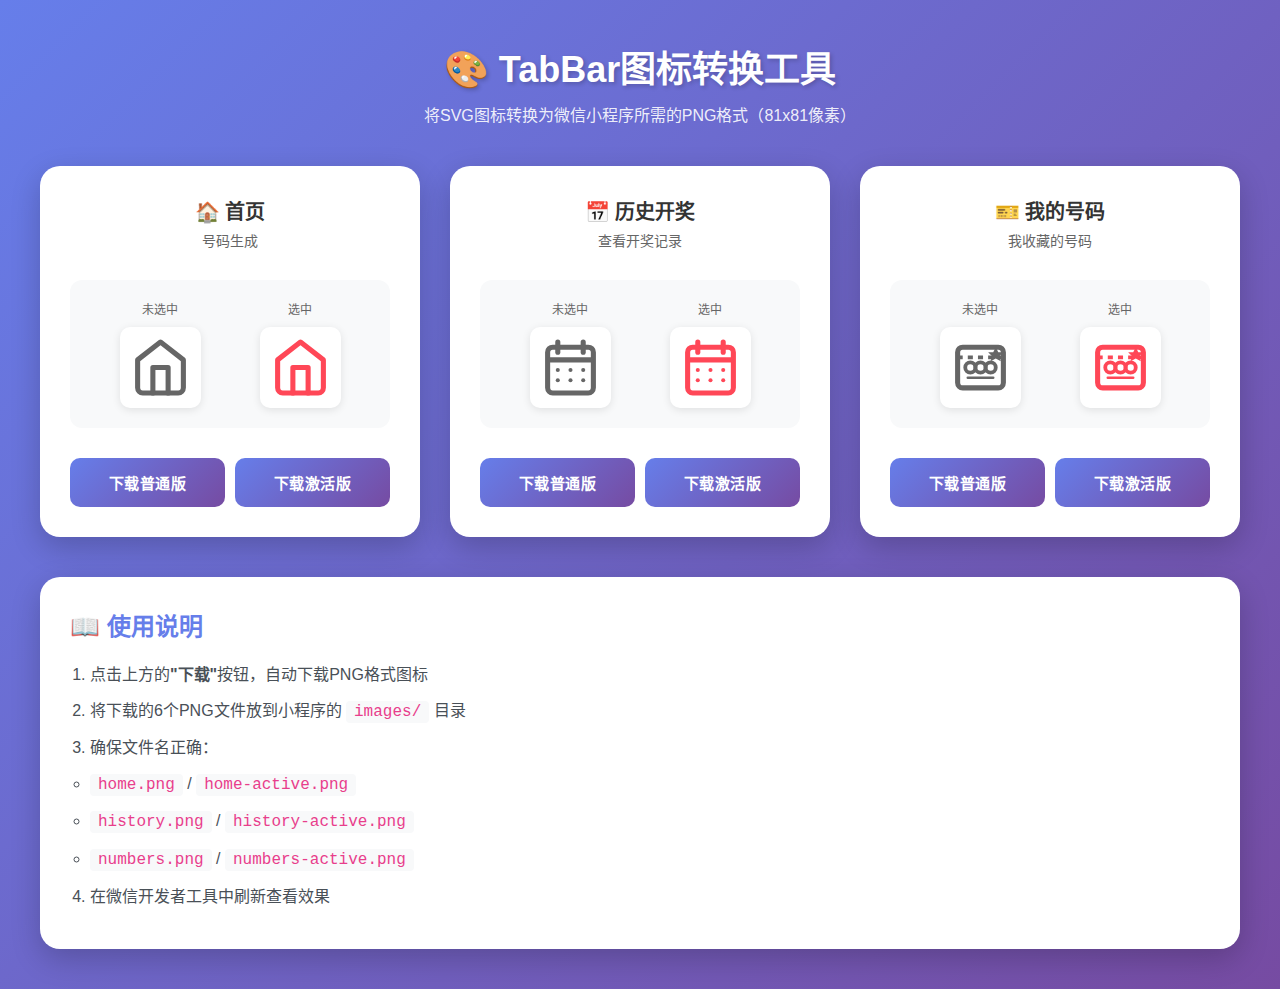
<file: design/create-icons.html>
<!DOCTYPE html>
<html lang="zh-CN">
<head>
  <meta charset="UTF-8">
  <meta name="viewport" content="width=device-width, initial-scale=1.0">
  <title>SVG转PNG工具</title>
  <style>
    * {
      margin: 0;
      padding: 0;
      box-sizing: border-box;
    }
    body {
      font-family: -apple-system, BlinkMacSystemFont, 'Segoe UI', Roboto, sans-serif;
      background: linear-gradient(135deg, #667eea 0%, #764ba2 100%);
      min-height: 100vh;
      padding: 40px 20px;
    }
    .container {
      max-width: 1200px;
      margin: 0 auto;
    }
    h1 {
      text-align: center;
      color: white;
      font-size: 36px;
      margin-bottom: 10px;
      text-shadow: 2px 2px 4px rgba(0,0,0,0.2);
    }
    .subtitle {
      text-align: center;
      color: rgba(255,255,255,0.9);
      font-size: 16px;
      margin-bottom: 40px;
    }
    .icons-grid {
      display: grid;
      grid-template-columns: repeat(auto-fit, minmax(300px, 1fr));
      gap: 30px;
      margin-bottom: 40px;
    }
    .icon-card {
      background: white;
      border-radius: 20px;
      padding: 30px;
      box-shadow: 0 10px 30px rgba(0,0,0,0.2);
      transition: transform 0.3s ease, box-shadow 0.3s ease;
    }
    .icon-card:hover {
      transform: translateY(-5px);
      box-shadow: 0 15px 40px rgba(0,0,0,0.3);
    }
    .icon-header {
      text-align: center;
      margin-bottom: 20px;
    }
    .icon-name {
      font-size: 20px;
      font-weight: 600;
      color: #333;
      margin-bottom: 5px;
    }
    .icon-desc {
      font-size: 14px;
      color: #666;
    }
    .icon-preview {
      display: flex;
      justify-content: space-around;
      align-items: center;
      margin: 30px 0;
      padding: 20px;
      background: #f8f9fa;
      border-radius: 12px;
    }
    .icon-state {
      text-align: center;
    }
    .icon-state-label {
      font-size: 12px;
      color: #666;
      margin-bottom: 10px;
      font-weight: 500;
    }
    .icon-display {
      width: 81px;
      height: 81px;
      padding: 10px;
      background: white;
      border-radius: 10px;
      box-shadow: 0 2px 8px rgba(0,0,0,0.1);
    }
    canvas {
      display: none;
    }
    .buttons {
      display: flex;
      gap: 10px;
      margin-top: 20px;
    }
    .btn {
      flex: 1;
      padding: 14px 24px;
      border: none;
      border-radius: 10px;
      font-size: 15px;
      font-weight: 600;
      cursor: pointer;
      transition: all 0.3s ease;
      text-transform: uppercase;
      letter-spacing: 0.5px;
    }
    .btn-primary {
      background: linear-gradient(135deg, #667eea 0%, #764ba2 100%);
      color: white;
    }
    .btn-primary:hover {
      transform: scale(1.05);
      box-shadow: 0 5px 15px rgba(102, 126, 234, 0.4);
    }
    .btn-secondary {
      background: #f8f9fa;
      color: #495057;
      border: 2px solid #dee2e6;
    }
    .btn-secondary:hover {
      background: #e9ecef;
      border-color: #adb5bd;
    }
    .instructions {
      background: white;
      border-radius: 20px;
      padding: 30px;
      box-shadow: 0 10px 30px rgba(0,0,0,0.2);
    }
    .instructions h2 {
      color: #667eea;
      margin-bottom: 20px;
      font-size: 24px;
    }
    .instructions ol {
      margin-left: 20px;
    }
    .instructions li {
      margin: 10px 0;
      line-height: 1.6;
      color: #495057;
    }
    .instructions code {
      background: #f8f9fa;
      padding: 2px 8px;
      border-radius: 4px;
      font-family: 'Courier New', monospace;
      color: #e83e8c;
    }
    .success-message {
      position: fixed;
      top: 20px;
      right: 20px;
      background: #28a745;
      color: white;
      padding: 15px 25px;
      border-radius: 10px;
      box-shadow: 0 5px 15px rgba(40, 167, 69, 0.3);
      opacity: 0;
      transform: translateY(-20px);
      transition: all 0.3s ease;
      z-index: 1000;
    }
    .success-message.show {
      opacity: 1;
      transform: translateY(0);
    }
  </style>
</head>
<body>
  <div class="container">
    <h1>🎨 TabBar图标转换工具</h1>
    <p class="subtitle">将SVG图标转换为微信小程序所需的PNG格式（81x81像素）</p>
    
    <div class="icons-grid">
      <!-- 首页图标 -->
      <div class="icon-card">
        <div class="icon-header">
          <div class="icon-name">🏠 首页</div>
          <div class="icon-desc">号码生成</div>
        </div>
        <div class="icon-preview">
          <div class="icon-state">
            <div class="icon-state-label">未选中</div>
            <div class="icon-display" id="home-normal"></div>
          </div>
          <div class="icon-state">
            <div class="icon-state-label">选中</div>
            <div class="icon-display" id="home-active"></div>
          </div>
        </div>
        <div class="buttons">
          <button class="btn btn-primary" onclick="downloadIcon('home', false)">下载普通版</button>
          <button class="btn btn-primary" onclick="downloadIcon('home', true)">下载激活版</button>
        </div>
      </div>

      <!-- 历史开奖图标 -->
      <div class="icon-card">
        <div class="icon-header">
          <div class="icon-name">📅 历史开奖</div>
          <div class="icon-desc">查看开奖记录</div>
        </div>
        <div class="icon-preview">
          <div class="icon-state">
            <div class="icon-state-label">未选中</div>
            <div class="icon-display" id="history-normal"></div>
          </div>
          <div class="icon-state">
            <div class="icon-state-label">选中</div>
            <div class="icon-display" id="history-active"></div>
          </div>
        </div>
        <div class="buttons">
          <button class="btn btn-primary" onclick="downloadIcon('history', false)">下载普通版</button>
          <button class="btn btn-primary" onclick="downloadIcon('history', true)">下载激活版</button>
        </div>
      </div>

      <!-- 我的号码图标 -->
      <div class="icon-card">
        <div class="icon-header">
          <div class="icon-name">🎫 我的号码</div>
          <div class="icon-desc">我收藏的号码</div>
        </div>
        <div class="icon-preview">
          <div class="icon-state">
            <div class="icon-state-label">未选中</div>
            <div class="icon-display" id="numbers-normal"></div>
          </div>
          <div class="icon-state">
            <div class="icon-state-label">选中</div>
            <div class="icon-display" id="numbers-active"></div>
          </div>
        </div>
        <div class="buttons">
          <button class="btn btn-primary" onclick="downloadIcon('numbers', false)">下载普通版</button>
          <button class="btn btn-primary" onclick="downloadIcon('numbers', true)">下载激活版</button>
        </div>
      </div>
    </div>

    <div class="instructions">
      <h2>📖 使用说明</h2>
      <ol>
        <li>点击上方的<strong>"下载"</strong>按钮，自动下载PNG格式图标</li>
        <li>将下载的6个PNG文件放到小程序的 <code>images/</code> 目录</li>
        <li>确保文件名正确：
          <ul style="margin-top: 10px;">
            <li><code>home.png</code> / <code>home-active.png</code></li>
            <li><code>history.png</code> / <code>history-active.png</code></li>
            <li><code>numbers.png</code> / <code>numbers-active.png</code></li>
          </ul>
        </li>
        <li>在微信开发者工具中刷新查看效果</li>
      </ol>
    </div>
  </div>

  <div class="success-message" id="successMessage">✅ 下载成功！</div>

  <script>
    // SVG内容（从文件中读取）
    const svgContents = {
      home: `<svg viewBox="0 0 24 24" fill="none" xmlns="http://www.w3.org/2000/svg">
        <path d="M3 9l9-7 9 7v11a2 2 0 0 1-2 2H5a2 2 0 0 1-2-2z" stroke="COLOR" stroke-width="2" stroke-linecap="round" stroke-linejoin="round"/>
        <polyline points="9 22 9 12 15 12 15 22" stroke="COLOR" stroke-width="2" stroke-linecap="round" stroke-linejoin="round"/>
      </svg>`,
      history: `<svg viewBox="0 0 24 24" fill="none" xmlns="http://www.w3.org/2000/svg">
        <rect x="3" y="4" width="18" height="18" rx="2" stroke="COLOR" stroke-width="2" fill="none"/>
        <line x1="3" y1="9" x2="21" y2="9" stroke="COLOR" stroke-width="2"/>
        <line x1="7" y1="2" x2="7" y2="6" stroke="COLOR" stroke-width="2" stroke-linecap="round"/>
        <line x1="17" y1="2" x2="17" y2="6" stroke="COLOR" stroke-width="2" stroke-linecap="round"/>
        <circle cx="7" cy="13" r="0.8" fill="COLOR"/>
        <circle cx="12" cy="13" r="0.8" fill="COLOR"/>
        <circle cx="17" cy="13" r="0.8" fill="COLOR"/>
        <circle cx="7" cy="17" r="0.8" fill="COLOR"/>
        <circle cx="12" cy="17" r="0.8" fill="COLOR"/>
        <circle cx="17" cy="17" r="0.8" fill="COLOR"/>
      </svg>`,
      numbers: `<svg viewBox="0 0 24 24" fill="none" xmlns="http://www.w3.org/2000/svg">
        <path d="M5 4 L19 4 C20.1 4 21 4.9 21 6 L21 18 C21 19.1 20.1 20 19 20 L5 20 C3.9 20 3 19.1 3 18 L3 6 C3 4.9 3.9 4 5 4 Z" stroke="COLOR" stroke-width="2" fill="none"/>
        <line x1="3" y1="8" x2="21" y2="8" stroke="COLOR" stroke-width="1.5" stroke-dasharray="2,2"/>
        <circle cx="8" cy="12" r="2" stroke="COLOR" stroke-width="1.5" fill="none"/>
        <circle cx="12" cy="12" r="2" stroke="COLOR" stroke-width="1.5" fill="none"/>
        <circle cx="16" cy="12" r="2" stroke="COLOR" stroke-width="1.5" fill="none"/>
        <line x1="7" y1="16" x2="17" y2="16" stroke="COLOR" stroke-width="1" stroke-linecap="round"/>
        <path d="M18 4 L19 6 L21 6 L19.5 7.5 L20 9.5 L18 8.5 L16 9.5 L16.5 7.5 L15 6 L17 6 Z" fill="COLOR"/>
      </svg>`
    };

    // 颜色配置
    const colors = {
      normal: '#666666',
      active: '#ff4757'
    };

    // 加载并显示SVG
    function loadSVGs() {
      Object.keys(svgContents).forEach(iconName => {
        ['normal', 'active'].forEach(state => {
          const svg = svgContents[iconName].replace(/COLOR/g, colors[state]);
          const containerId = state === 'active' ? `${iconName}-active` : `${iconName}-normal`;
          document.getElementById(containerId).innerHTML = svg;
        });
      });
    }

    // SVG转PNG
    function svgToPng(svgString, callback) {
      const canvas = document.createElement('canvas');
      const ctx = canvas.getContext('2d');
      const size = 81;
      
      canvas.width = size;
      canvas.height = size;

      const img = new Image();
      const blob = new Blob([svgString], { type: 'image/svg+xml' });
      const url = URL.createObjectURL(blob);

      img.onload = function() {
        ctx.drawImage(img, 0, 0, size, size);
        canvas.toBlob(function(blob) {
          callback(blob);
          URL.revokeObjectURL(url);
        }, 'image/png');
      };

      img.src = url;
    }

    // 下载图标
    function downloadIcon(iconName, isActive) {
      const state = isActive ? 'active' : 'normal';
      const color = colors[state];
      const svgString = svgContents[iconName].replace(/COLOR/g, color);
      
      // 添加SVG头部
      const fullSvg = `<svg width="81" height="81" ${svgString.substring(4)}`;

      svgToPng(fullSvg, function(blob) {
        const url = URL.createObjectURL(blob);
        const a = document.createElement('a');
        a.href = url;
        a.download = isActive ? `${iconName}-active.png` : `${iconName}.png`;
        document.body.appendChild(a);
        a.click();
        document.body.removeChild(a);
        URL.revokeObjectURL(url);

        // 显示成功消息
        showSuccess();
      });
    }

    // 显示成功消息
    function showSuccess() {
      const message = document.getElementById('successMessage');
      message.classList.add('show');
      setTimeout(() => {
        message.classList.remove('show');
      }, 2000);
    }

    // 页面加载完成后执行
    window.onload = loadSVGs;
  </script>
</body>
</html>
</file>
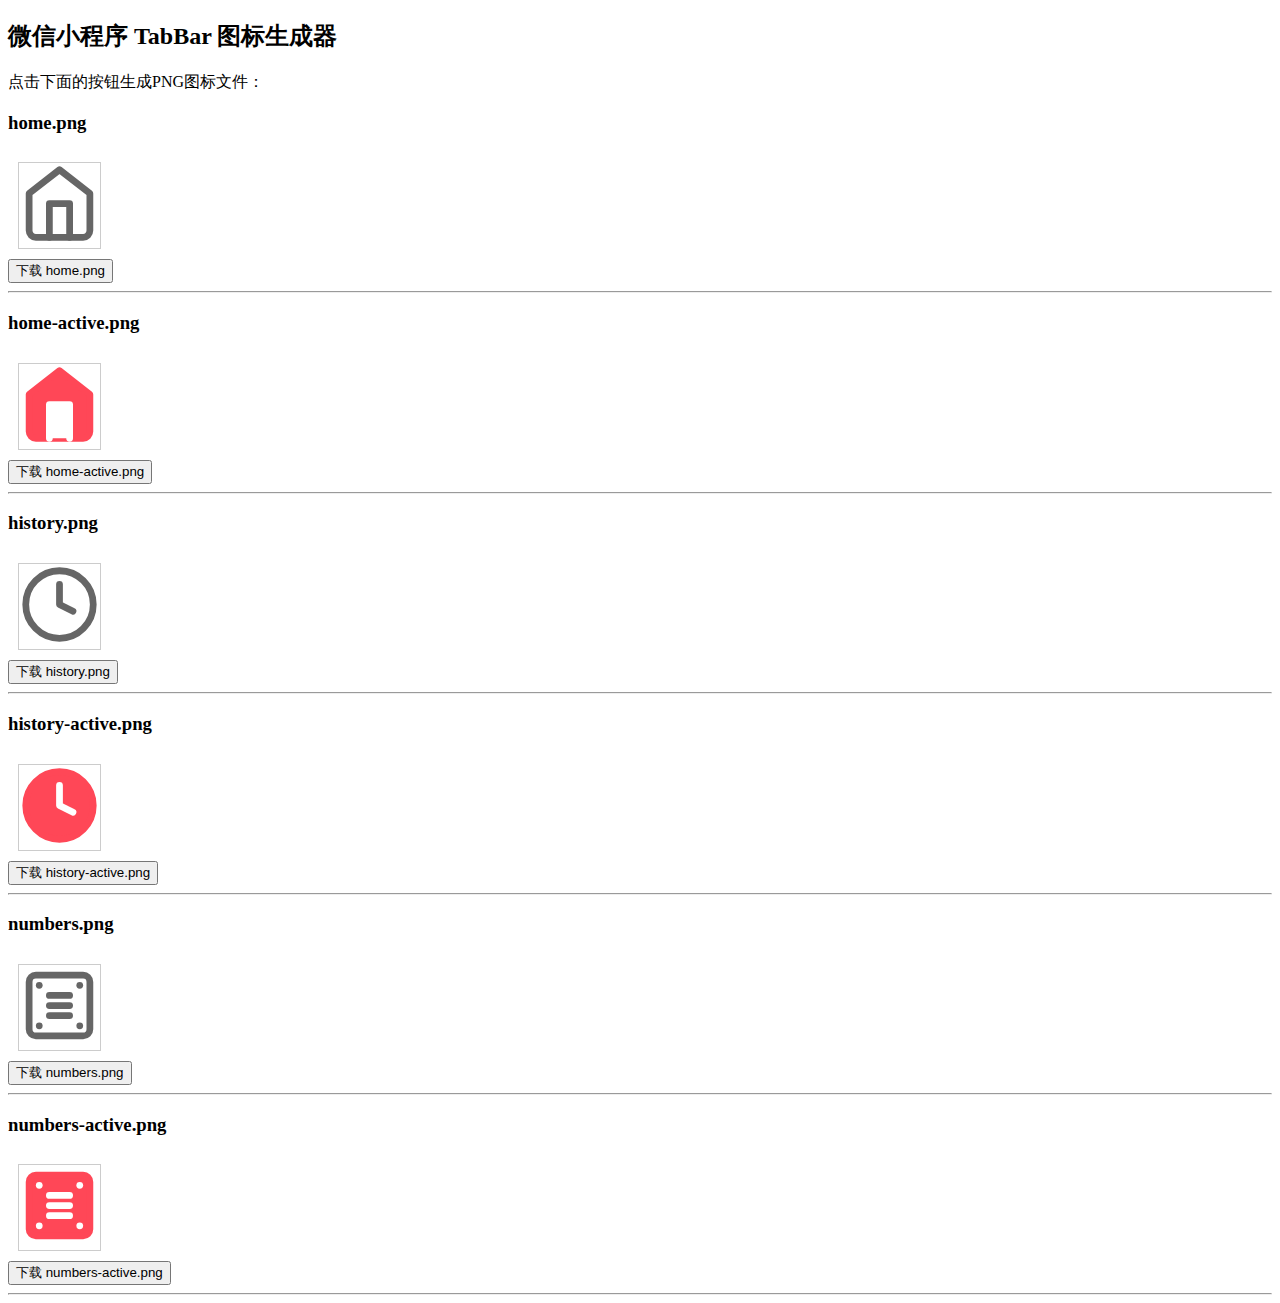
<file: front/images/create-icons.html>
<!DOCTYPE html>
<html>
<head>
    <title>Icon Generator</title>
</head>
<body>
    <h2>微信小程序 TabBar 图标生成器</h2>
    <p>点击下面的按钮生成PNG图标文件：</p>
    
    <div id="icons"></div>
    
    <script>
        // 图标SVG数据
        const icons = {
            'home': `<svg width="81" height="81" viewBox="0 0 24 24" fill="none" xmlns="http://www.w3.org/2000/svg">
                <path d="M3 9L12 2L21 9V20C21 20.5304 20.7893 21.0391 20.4142 21.4142C20.0391 21.7893 19.5304 22 19 22H5C4.46957 22 3.96086 21.7893 3.58579 21.4142C3.21071 21.0391 3 20.5304 3 20V9Z" stroke="#666666" stroke-width="2" stroke-linecap="round" stroke-linejoin="round"/>
                <path d="M9 22V12H15V22" stroke="#666666" stroke-width="2" stroke-linecap="round" stroke-linejoin="round"/>
            </svg>`,
            'home-active': `<svg width="81" height="81" viewBox="0 0 24 24" fill="none" xmlns="http://www.w3.org/2000/svg">
                <path d="M3 9L12 2L21 9V20C21 20.5304 20.7893 21.0391 20.4142 21.4142C20.0391 21.7893 19.5304 22 19 22H5C4.46957 22 3.96086 21.7893 3.58579 21.4142C3.21071 21.0391 3 20.5304 3 20V9Z" fill="#ff4757" stroke="#ff4757" stroke-width="2" stroke-linecap="round" stroke-linejoin="round"/>
                <path d="M9 22V12H15V22" fill="white" stroke="white" stroke-width="2" stroke-linecap="round" stroke-linejoin="round"/>
            </svg>`,
            'history': `<svg width="81" height="81" viewBox="0 0 24 24" fill="none" xmlns="http://www.w3.org/2000/svg">
                <circle cx="12" cy="12" r="10" stroke="#666666" stroke-width="2"/>
                <polyline points="12,6 12,12 16,14" stroke="#666666" stroke-width="2" stroke-linecap="round" stroke-linejoin="round"/>
            </svg>`,
            'history-active': `<svg width="81" height="81" viewBox="0 0 24 24" fill="none" xmlns="http://www.w3.org/2000/svg">
                <circle cx="12" cy="12" r="10" fill="#ff4757" stroke="#ff4757" stroke-width="2"/>
                <polyline points="12,6 12,12 16,14" stroke="white" stroke-width="2" stroke-linecap="round" stroke-linejoin="round"/>
            </svg>`,
            'numbers': `<svg width="81" height="81" viewBox="0 0 24 24" fill="none" xmlns="http://www.w3.org/2000/svg">
                <rect x="3" y="3" width="18" height="18" rx="2" ry="2" stroke="#666666" stroke-width="2"/>
                <line x1="9" y1="9" x2="15" y2="9" stroke="#666666" stroke-width="2" stroke-linecap="round"/>
                <line x1="9" y1="12" x2="15" y2="12" stroke="#666666" stroke-width="2" stroke-linecap="round"/>
                <line x1="9" y1="15" x2="15" y2="15" stroke="#666666" stroke-width="2" stroke-linecap="round"/>
                <circle cx="6" cy="6" r="1" fill="#666666"/>
                <circle cx="18" cy="6" r="1" fill="#666666"/>
                <circle cx="6" cy="18" r="1" fill="#666666"/>
                <circle cx="18" cy="18" r="1" fill="#666666"/>
            </svg>`,
            'numbers-active': `<svg width="81" height="81" viewBox="0 0 24 24" fill="none" xmlns="http://www.w3.org/2000/svg">
                <rect x="3" y="3" width="18" height="18" rx="2" ry="2" fill="#ff4757" stroke="#ff4757" stroke-width="2"/>
                <line x1="9" y1="9" x2="15" y2="9" stroke="white" stroke-width="2" stroke-linecap="round"/>
                <line x1="9" y1="12" x2="15" y2="12" stroke="white" stroke-width="2" stroke-linecap="round"/>
                <line x1="9" y1="15" x2="15" y2="15" stroke="white" stroke-width="2" stroke-linecap="round"/>
                <circle cx="6" cy="6" r="1" fill="white"/>
                <circle cx="18" cy="6" r="1" fill="white"/>
                <circle cx="6" cy="18" r="1" fill="white"/>
                <circle cx="18" cy="18" r="1" fill="white"/>
            </svg>`
        };

        // 生成图标
        Object.keys(icons).forEach(name => {
            const div = document.createElement('div');
            div.innerHTML = `
                <h3>${name}.png</h3>
                <div style="border: 1px solid #ccc; display: inline-block; margin: 10px;">
                    ${icons[name]}
                </div>
                <br>
                <button onclick="downloadIcon('${name}')">下载 ${name}.png</button>
                <hr>
            `;
            document.getElementById('icons').appendChild(div);
        });

        function downloadIcon(name) {
            const svg = icons[name];
            const canvas = document.createElement('canvas');
            const ctx = canvas.getContext('2d');
            canvas.width = 81;
            canvas.height = 81;
            
            const img = new Image();
            img.onload = function() {
                ctx.drawImage(img, 0, 0);
                canvas.toBlob(function(blob) {
                    const url = URL.createObjectURL(blob);
                    const a = document.createElement('a');
                    a.href = url;
                    a.download = `${name}.png`;
                    a.click();
                    URL.revokeObjectURL(url);
                });
            };
            
            img.src = 'data:image/svg+xml;base64,' + btoa(svg);
        }
    </script>
</body>
</html>
</file>
